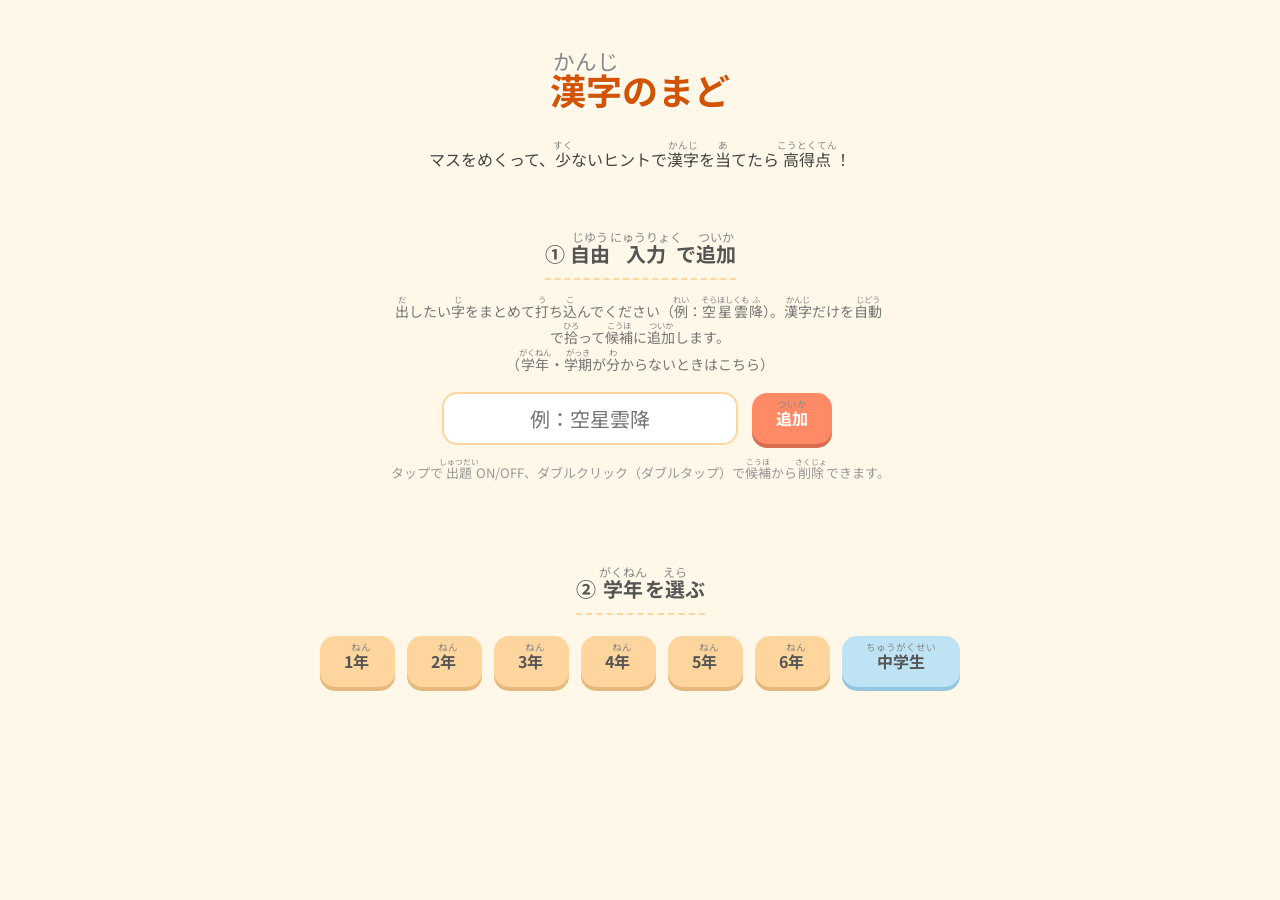
<file: index.html>
<!DOCTYPE html>
<html lang="ja">
<head>
  <meta charset="UTF-8">
  <meta name="viewport" content="width=device-width, initial-scale=1">
  <title>漢字のまど</title>
  <link rel="stylesheet" href="css/style.css">
</head>
<body>
  <div class="container">
    <h1><ruby>漢字<rt>かんじ</rt></ruby>のまど</h1>
    <p>マスをめくって、<ruby>少<rt>すく</rt></ruby>ないヒントで<ruby>漢字<rt>かんじ</rt></ruby>を<ruby>当<rt>あ</rt></ruby>てたら<ruby>高得点<rt>こうとくてん</rt></ruby>！</p>

    <!-- ① 自由入力（最初から表示） -->
    <section class="step" id="stepFree">
      <h2>① <ruby>自由<rt>じゆう</rt></ruby><ruby>入力<rt>にゅうりょく</rt></ruby>で<ruby>追加<rt>ついか</rt></ruby></h2>
      <p class="free-input-note">
        <ruby>出<rt>だ</rt></ruby>したい<ruby>字<rt>じ</rt></ruby>をまとめて<ruby>打<rt>う</rt></ruby>ち<ruby>込<rt>こ</rt></ruby>んでください（<ruby>例<rt>れい</rt></ruby>：<ruby>空<rt>そら</rt></ruby><ruby>星<rt>ほし</rt></ruby><ruby>雲<rt>くも</rt></ruby><ruby>降<rt>ふ</rt></ruby>）。<ruby>漢字<rt>かんじ</rt></ruby>だけを<ruby>自動<rt>じどう</rt></ruby>で<ruby>拾<rt>ひろ</rt></ruby>って<ruby>候補<rt>こうほ</rt></ruby>に<ruby>追加<rt>ついか</rt></ruby>します。<br>
        （<ruby>学年<rt>がくねん</rt></ruby>・<ruby>学期<rt>がっき</rt></ruby>が<ruby>分<rt>わ</rt></ruby>からないときはこちら）
      </p>
      <div class="free-input-area">
        <input type="text" id="freeInputField" placeholder="例：空星雲降">
        <button id="addFreeBtn"><ruby>追加<rt>ついか</rt></ruby></button>
      </div>
      <p class="home-message" id="freeMessage" hidden></p>
      <p class="free-input-hint">タップで<ruby>出題<rt>しゅつだい</rt></ruby>ON/OFF、ダブルクリック（ダブルタップ）で<ruby>候補<rt>こうほ</rt></ruby>から<ruby>削除<rt>さくじょ</rt></ruby>できます。</p>
      <div id="freeKanjiList" class="kanji-list"></div>
    </section>

    <!-- ② 学年を選ぶ（最初から表示） -->
    <section class="step" id="stepGrade">
      <h2>② <ruby>学年<rt>がくねん</rt></ruby>を<ruby>選<rt>えら</rt></ruby>ぶ</h2>
      <div id="gradeButtons" class="button-group"></div>
    </section>

    <!-- ③ 学期を選ぶ（1〜6年を選んだら表示） -->
    <section class="step" id="stepTerm" hidden>
      <h2>③ <ruby>学期<rt>がっき</rt></ruby>を<ruby>選<rt>えら</rt></ruby>ぶ</h2>
      <div id="termButtons" class="button-group"></div>
    </section>

    <!-- ③ 読み方を選ぶ（中学生を選んだら表示） -->
    <section class="step" id="stepJunior" hidden>
      <h2>③ <ruby>読<rt>よ</rt></ruby>み<ruby>方<rt>かた</rt></ruby>を<ruby>選<rt>えら</rt></ruby>ぶ</h2>
      <div id="juniorButtons" class="button-group"></div>
    </section>

    <!-- ④ 出題したい漢字（学期・読み方を選んだら表示） -->
    <section class="step" id="stepKanji" hidden>
      <h2>④ <ruby>出題<rt>しゅつだい</rt></ruby>したい<ruby>漢字<rt>かんじ</rt></ruby></h2>
      <div>
        <button id="selectAllKanjiBtn"><ruby>漢字<rt>かんじ</rt></ruby>を<ruby>全部<rt>ぜんぶ</rt></ruby><ruby>選択<rt>せんたく</rt></ruby></button>
      </div>
      <div id="kanjiList" class="kanji-list"></div>
    </section>

    <!-- ⑤ かくすマス数（漢字を1つ以上選んだら表示） -->
    <section class="step" id="stepGrid" hidden>
      <h2>⑤ かくすマス<ruby>数<rt>すう</rt></ruby></h2>
      <div class="button-group">
        <button class="gridBtn" data-grid="4">4マス</button>
        <button class="gridBtn" data-grid="6">6マス</button>
        <button class="gridBtn" data-grid="9">9マス</button>
      </div>
    </section>

    <!-- ⑥ 出題数＋スタート（マス数を選んだら表示） -->
    <section class="step" id="stepCount" hidden>
      <h2>⑥ <ruby>出題数<rt>しゅつだいすう</rt></ruby></h2>
      <p>※ <ruby>出題数<rt>しゅつだいすう</rt></ruby>を<ruby>制限<rt>せいげん</rt></ruby>する<ruby>場合<rt>ばあい</rt></ruby>はこちらを<ruby>選<rt>えら</rt></ruby>んでください</p>
      <div class="button-group">
        <button class="countBtn" data-count="5">5<ruby>問<rt>もん</rt></ruby></button>
        <button class="countBtn" data-count="10">10<ruby>問<rt>もん</rt></ruby></button>
        <button class="countBtn" data-count="15">15<ruby>問<rt>もん</rt></ruby></button>
        <button class="countBtn" data-count="20">20<ruby>問<rt>もん</rt></ruby></button>
      </div>
      <br>
      <button id="startBtn">スタート</button>
      <p class="home-message" id="startMessage" hidden></p>
    </section>
  </div>

  <script src="js/data.js"></script>
  <script src="js/home.js"></script>
</body>
</html>
</file>
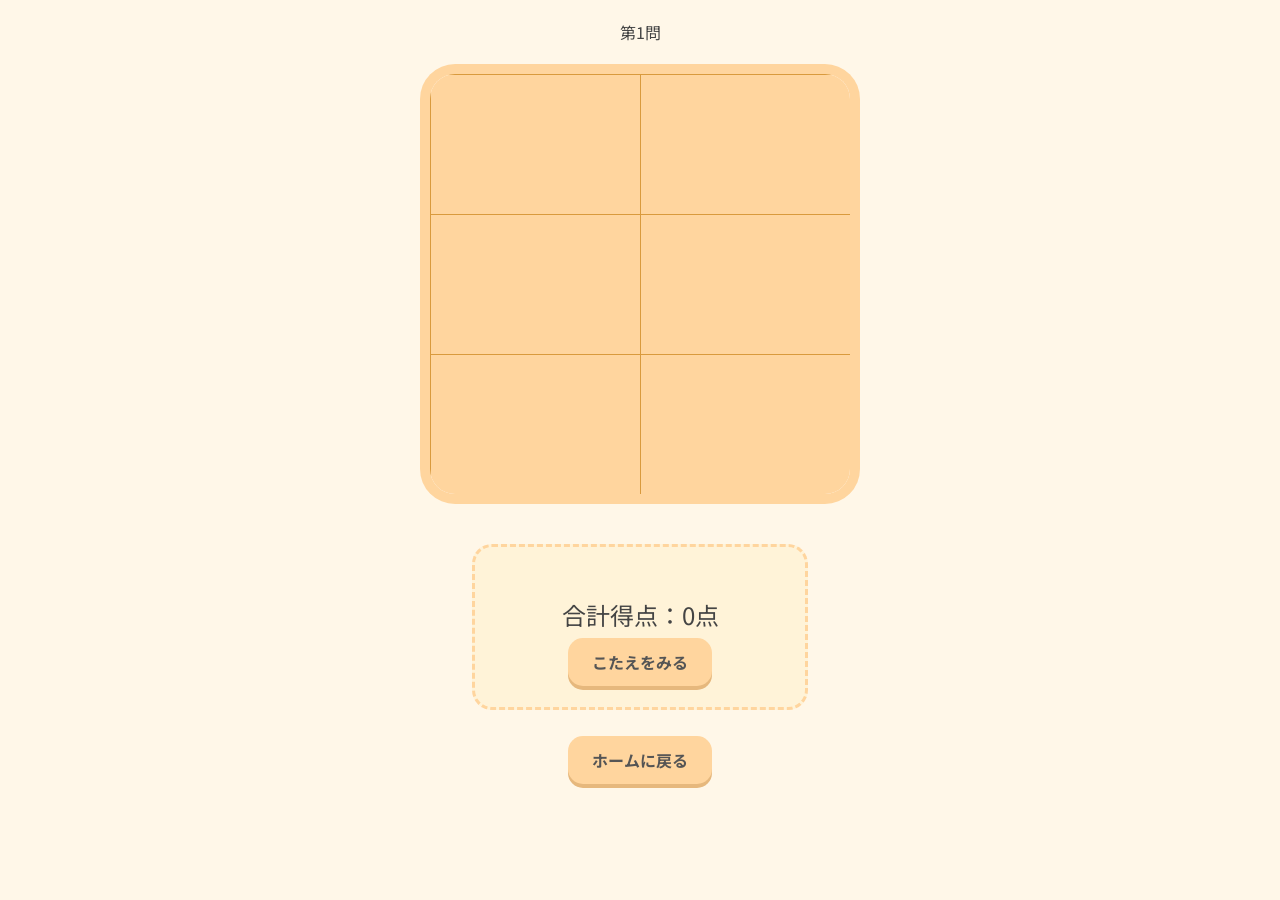
<file: play.html>
<!DOCTYPE html>
<html lang="ja">
<head>
  <meta charset="UTF-8">
  <meta name="viewport" content="width=device-width, initial-scale=1">
  <title>漢字のまど｜問題</title>
  <link rel="stylesheet" href="css/style.css">
</head>
<body>
  <div class="play-container">
    <div class="question-number" id="qNum">第1問</div>

    <div class="answer-stage">
      <!-- 左：読み方（こたえをみる を押すと表示） -->
      <div class="side-panel" id="readingPanel">
        <div class="panel-title">よみ</div>
        <div class="panel-body" id="readingBody"></div>
      </div>

      <div class="kanji-area">
        <div id="kanjiChar" class="kanji-char">漢</div>
        <div id="coverGrid" class="cover-grid"></div>
      </div>

      <!-- 右：熟語（こたえをみる を押すと表示） -->
      <div class="side-panel" id="wordsPanel">
        <div class="panel-title">じゅくご</div>
        <div class="panel-body" id="wordsBody"></div>
      </div>
    </div>
    <p class="no-data-note" id="noDataNote" hidden>この漢字の読みと熟語は、まだ登録されていません。</p>

    <div class="score-area">
      <div id="scoreDisplay"></div>
      <div id="totalScoreDisplay"></div>

      <div class="play-buttons">
        <button id="answerBtn">こたえをみる</button>

        <div class="judge-area" id="judgeArea" style="display:none;">
          <button id="correctBtn">せいかい！</button>
          <button id="wrongBtn">まちがえた</button>
        </div>
      </div>
    </div>

    <div class="home-btn-area">
      <button onclick="location.href='index.html'">ホームに戻る</button>
    </div>
  </div>

  <script src="js/data.js"></script>
  <script src="js/play.js"></script>
</body>
</html>
</file>
<file: css/style.css>
@import url('https://fonts.googleapis.com/css2?family=Zen+Kaku+Gothic+New:wght@400;700&family=Noto+Sans+JP:wght@400;700&display=swap');

/* 全体の基本設定 (変更なし) */
body {
    font-family: "UD デジタル 教科書体 N-B", "UD Digi Kyokasho N-B", "Noto Sans JP", sans-serif;
    background: #FFF7E8;
    color: #444;
    text-align: center;
    margin: 0;
    padding-bottom: 50px;
    user-select: none;
}

/* レイアウト (変更なし) */
.container, .play-container {
    max-width: 900px;
    margin: auto;
    padding: 20px;
}

h1 {
    margin-top: 30px;
    color: #d35400;
    font-size: 36px;
    text-shadow: 2px 2px 0px #fff;
}

h2 {
    font-size: 20px;
    margin-top: 40px;
    margin-bottom: 15px;
    color: #555;
    border-bottom: 2px dashed #FFD59E;
    display: inline-block;
    padding-bottom: 5px;
}

/* ボタンの共通デザイン (変更なし) */
button {
    padding: 12px 24px;
    margin: 6px;
    border: none;
    border-radius: 15px;
    background: #FFD59E;
    font-size: 16px;
    font-weight: bold;
    color: #555;
    cursor: pointer;
    box-shadow: 0 4px 0 #e6b87d;
    transition: 0.1s;
    font-family: inherit;
}

button:hover { background: #ffe0b5; }
button:active { transform: translateY(2px); box-shadow: 0 2px 0 #e6b87d; }
button.active { background: #FFB74D; box-shadow: 0 4px 0 #d99a3d; color: white; }

#startBtn {
    background: #FF8A65;
    color: white;
    font-size: 24px;
    padding: 15px 60px;
    box-shadow: 0 6px 0 #d86d4f;
    margin-top: 40px;
}
#startBtn:active { box-shadow: 0 2px 0 #d86d4f; }

/* 小学校・中学校の区切りラベル (変更なし) */
#gradeButtons p {
    text-align: left;
    max-width: 800px;
    margin: 20px auto 10px;
    padding-left: 10px;
    border-left: 6px solid #FFB74D;
    font-weight: bold;
    color: #555;
}

/* 漢字リスト（タイル表示） (変更なし) */
.kanji-list {
    display: flex;
    flex-wrap: wrap;
    justify-content: center;
    gap: 10px;
    max-width: 850px;
    margin: 20px auto;
}
.kanji-list span {
    font-size: 28px;
    width: 56px;
    height: 56px;
    background: white;
    border: 2px solid #FFD59E;
    border-radius: 12px;
    box-shadow: 0 4px 0 #FFD59E;
    display: inline-flex;
    align-items: center;
    justify-content: center;
    cursor: pointer;
    transition: 0.1s;
}
.kanji-list span:hover { background: #fffdfa; }
.kanji-list span.selected {
    background: #FFB74D;
    color: white;
    box-shadow: 0 4px 0 #d99a3d;
    border-color: #FFB74D;
    transform: translateY(-2px);
}

/* 自由入力エリア */
.free-input-note {
    font-size: 14px;
    color: #777;
    margin: 0 auto 10px;
    max-width: 500px;
}
.free-input-area {
    display: flex;
    justify-content: center;
    align-items: center;
    gap: 8px;
    margin-bottom: 8px;
}
#freeInputField {
    font-family: inherit;
    font-size: 20px;
    padding: 10px 16px;
    border: 2px solid #FFD59E;
    border-radius: 15px;
    width: 260px;
    max-width: 60vw;
    text-align: center;
    color: #444;
}
#freeInputField:focus {
    outline: none;
    border-color: #FF8A65;
}
#addFreeBtn {
    background: #FF8A65;
    color: white;
    box-shadow: 0 4px 0 #d86d4f;
}
#addFreeBtn:active { box-shadow: 0 2px 0 #d86d4f; }
.free-input-hint {
    font-size: 13px;
    color: #999;
    margin-top: 0;
}

/* =========================================
   プレイ画面の漢字エリア (★ここを修正)
   ========================================= */
.kanji-area {
    position: relative;
    margin: 30px 0;
    flex: 0 0 auto;
    width: 420px;
    height: 420px;
    background: #fff;
    border-radius: 25px; /* 外枠の丸みは維持 */
    box-shadow: 0 0 0 10px #FFD59E;
    overflow: hidden; /* はみ出した漢字を隠す */
}

.kanji-char {
    position: absolute;
    width: 100%;
    height: 100%;
    display: flex;
    align-items: center;
    justify-content: center;
    /* ★漢字サイズを大幅アップ (280px -> 360px) */
    font-size: 360px;
    font-weight: bold;
    color: #333;
    z-index: 1;
    line-height: 1; /* 行間を詰めて中央寄せを安定させる */
}

.cover-grid {
    position: absolute;
    top: 0;
    left: 0;
    width: 100%;
    height: 100%;
    display: grid;
    /* ★隙間(gap)と余白(padding)を0にして完全に密着させる */
    gap: 0;
    padding: 0;
    box-sizing: border-box;
    z-index: 10;
}

.cover {
    background: #FFD59E;
    /* ★丸みなし */
    border-radius: 0;
    /* ★濃いオレンジ色で縁取りを追加 */
    border: 1px solid #d99a3d; 
    /* ボーダーを含めてサイズ計算するように設定（隙間防止） */
    box-sizing: border-box;
    
    cursor: pointer;
    transition: transform 0.2s, opacity 0.3s;
    
    /* 隣り合うボーダーが重なって太く見えないように調整 */
    margin: -0.5px; 
}

.cover:hover {
    /* ホバー時に少しだけ色を変えて「押せる」ことを分かりやすく */
    background: #ffbc6e;
}
.cover.hidden {
    opacity: 0;
    pointer-events: none;
    /* 消える時のアニメーションは少しリッチに */
    transform: scale(1.1); 
}

/* 得点表示エリア (変更なし) */
.score-area {
    margin: 20px 0;
    padding: 15px;
    background: #FFF3D8;
    border: 3px dashed #FFD59E;
    border-radius: 20px;
    display: inline-block;
    min-width: 300px;
}
#scoreDisplay {
    font-size: 20px;
    color: #d35400;
    font-weight: bold;
    height: 30px;
}
#totalScoreDisplay {
    font-size: 24px;
    margin-top: 5px;
}

/* 判定ボタン (変更なし) */
.judge-area {
    margin-top: 15px;
    animation: fadeIn 0.3s;
}
#correctBtn { background: #4CAF50; color: white; box-shadow: 0 4px 0 #388E3C; }
#wrongBtn { background: #F44336; color: white; box-shadow: 0 4px 0 #D32F2F; }

@keyframes fadeIn {
    from { opacity: 0; transform: translateY(10px); }
    to { opacity: 1; transform: translateY(0); }
}


/* =========================================
   ホーム画面：ふりがな・順番に現れる項目
   ========================================= */
.container { line-height: 1.5; }
.container ruby { ruby-position: over; ruby-align: center; }
.container ruby rt {
    font-size: 0.6em;
    font-weight: normal;
    color: #888;
    letter-spacing: 0;
}
.container h2 { line-height: 1.9; }
.container button { line-height: 1.7; }
.container button.active ruby rt { color: #fff; }
.container p { line-height: 1.9; }

.step[hidden] { display: none !important; }
.step.reveal { animation: fadeIn 0.35s; }

.button-group > div { margin: 6px 0; }
.junior-btn { background: #BDE3F5; box-shadow: 0 4px 0 #94c6df; }
.junior-btn:hover { background: #d3eefa; }
.junior-btn.active { background: #5BB5E0; box-shadow: 0 4px 0 #3f94bd; color: white; }

.home-message {
    color: #c0392b;
    font-weight: bold;
    margin: 6px 0;
}

/* =========================================
   プレイ画面：こたえをみる → 読み方（左）・熟語（右）
   ========================================= */
.answer-stage {
    display: flex;
    justify-content: center;
    align-items: center;
    gap: 28px;
}

.side-panel {
    flex: 0 0 190px;
    width: 190px;
    height: 420px;
    box-sizing: border-box;
    padding: 12px 10px;
    background: #fff;
    border: 4px solid #FFD59E;
    border-radius: 20px;
    display: flex;
    flex-direction: column;
    align-items: center;
    /* 押す前は場所だけ確保して見えなくする（漢字がずれないように） */
    visibility: hidden;
    opacity: 0;
    transition: opacity 0.4s;
}
.side-panel.show { visibility: visible; opacity: 1; }

.panel-title {
    flex: 0 0 auto;
    font-size: 16px;
    font-weight: bold;
    color: #d35400;
    border-bottom: 2px dashed #FFD59E;
    padding: 0 12px 4px;
    margin-bottom: 8px;
}

/* 縦書き（右の列から左へ並ぶ） */
.panel-body {
    flex: 1 1 0;
    min-height: 0;
    writing-mode: vertical-rl;
    text-align: start;
    color: #333;
    font-weight: bold;
}
.panel-body .item { line-height: 1.3; }
.panel-body .item:not(:last-child) { margin-left: 16px; }
.reading-item { font-size: 30px; }
.reading-item.xlong { font-size: 22px; }
.word-item { font-size: 36px; }
.word-item.long { font-size: 30px; }
.word-item.xlong { font-size: 24px; }
.tcy { text-combine-upright: all; }
.okuri { color: #e67e22; }

.no-data-note {
    font-size: 14px;
    color: #999;
    margin: 0 0 10px;
}

/* 画面がせまいときは、漢字の下に横書きで並べる */
@media (max-width: 920px) {
    .answer-stage { flex-direction: column; gap: 0; }
    .kanji-area { order: 0; }
    .side-panel {
        order: 1;
        flex: 0 0 auto;
        width: min(420px, 90vw);
        height: auto;
        margin-bottom: 14px;
        /* 場所を取らないよう、押すまでは非表示 */
        display: none;
    }
    .side-panel.show { display: flex; }
    .panel-body {
        flex: 0 0 auto;
        writing-mode: horizontal-tb;
        display: flex;
        flex-wrap: wrap;
        justify-content: center;
        gap: 4px 20px;
    }
    .panel-body .item:not(:last-child) { margin-left: 0; }
}
</file>
